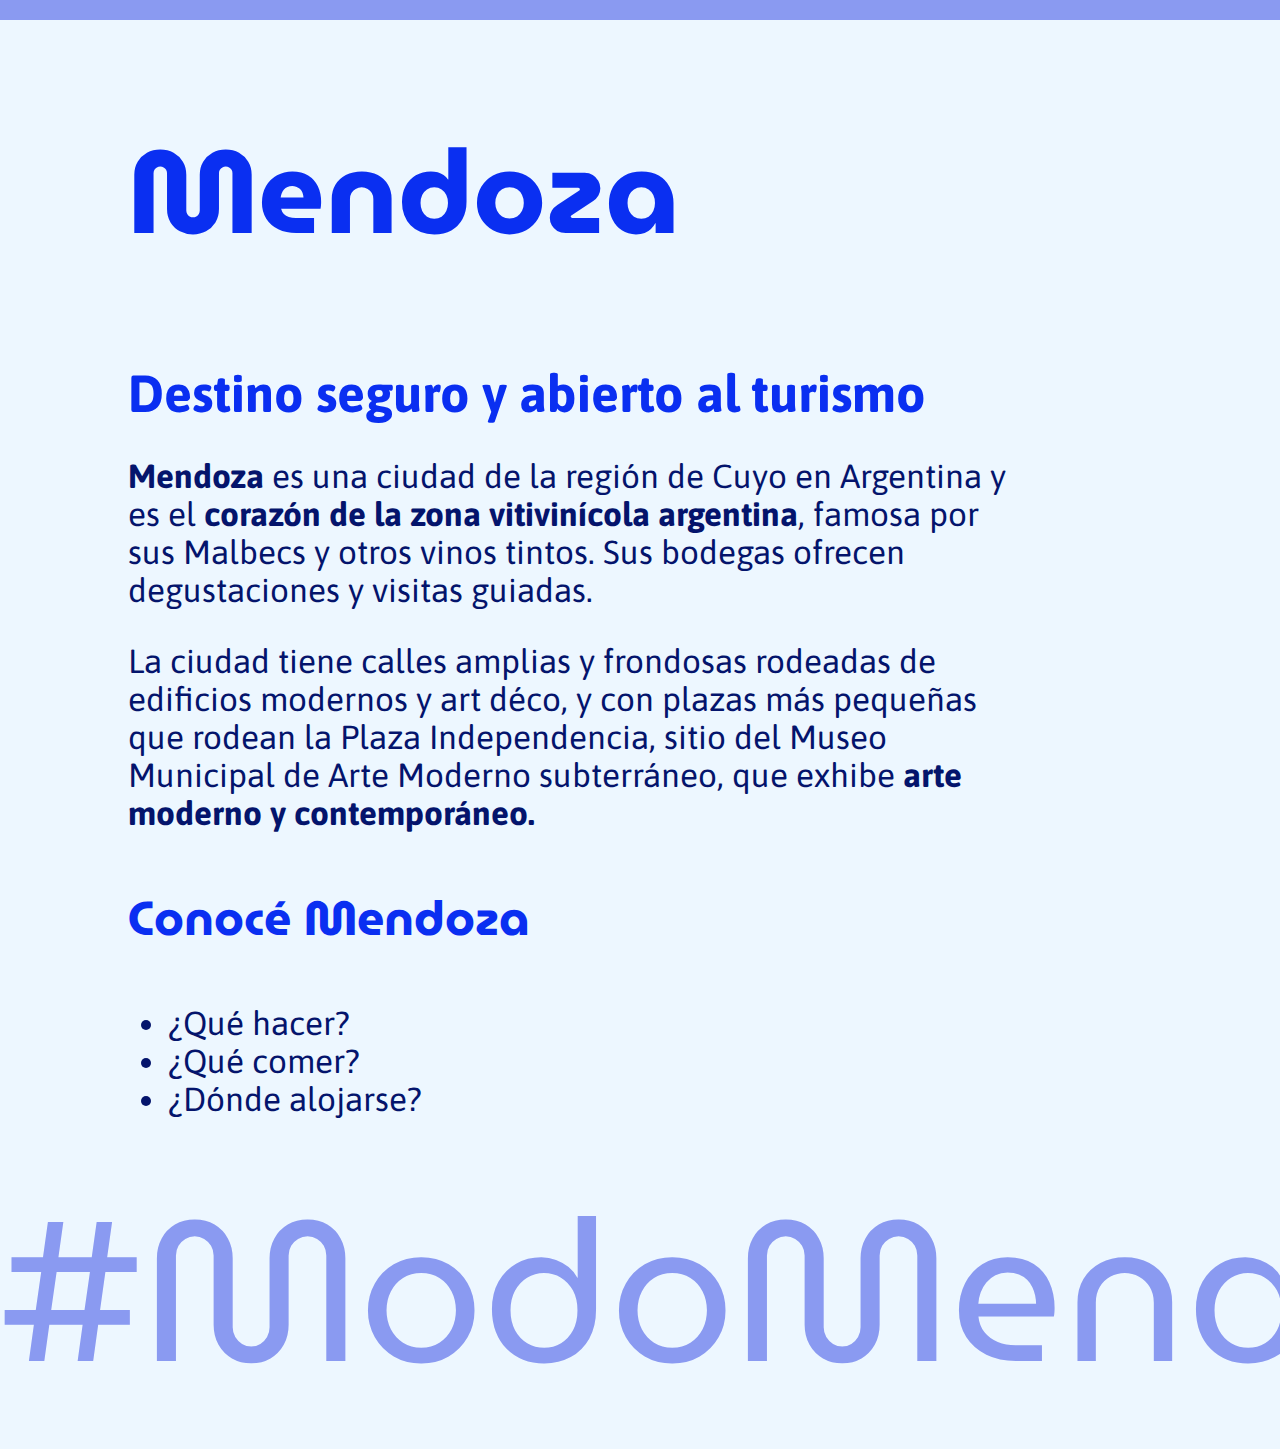
<file: Desafio-1/Ejercicio-1/index.html>
<!DOCTYPE html>
<html lang="en">
<head>
    <meta charset="UTF-8">
    <meta http-equiv="X-UA-Compatible" content="IE=edge">
    <meta name="viewport" content="width=device-width, initial-scale=1.0">

    <link rel="stylesheet" href="css/style.css">

    <title>Laboratorio 1</title>
</head>
<body>
    <main>
        <h1>Mendoza</h1>
        <h2>Destino seguro y abierto al turismo</h2>
        <p><strong>Mendoza</strong> es una ciudad de la región de Cuyo en Argentina y es el <strong>corazón de la zona vitivinícola argentina</strong>, famosa por sus Malbecs y otros vinos tintos. Sus bodegas ofrecen degustaciones y visitas guiadas.</p>
        <p>La ciudad tiene calles amplias y frondosas rodeadas de edificios modernos y art déco, y con plazas más pequeñas que rodean la Plaza Independencia, sitio del Museo Municipal de Arte Moderno subterráneo, que exhibe <strong>arte moderno y contemporáneo.</strong></p>

        <article>
        <h3>Conocé Mendoza</h3>
        <ul>
            <li>¿Qué hacer?</li>
            <li>¿Qué comer?</li>
            <li>¿Dónde alojarse?</li>
        </ul>
        </article>
    </main>

    <footer>
        <p>#ModoMendoza</p>
    </footer>

    
</body>
</html>
</file>
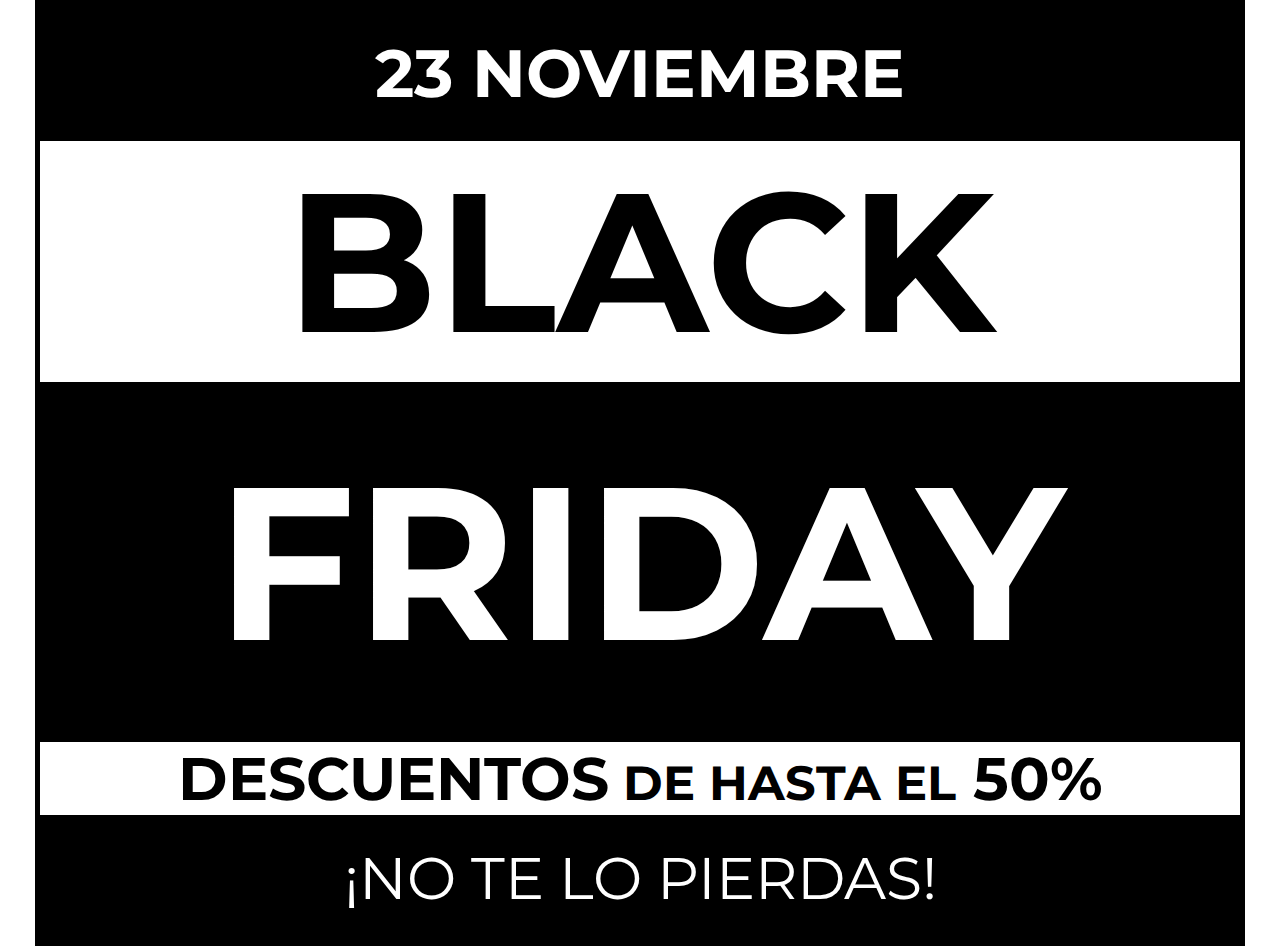
<file: Desafio-1/Ejercicio-2/index.html>
<!DOCTYPE html>
<html lang="en">
<head>
    <meta charset="UTF-8">
    <meta http-equiv="X-UA-Compatible" content="IE=edge">
    <meta name="viewport" content="width=device-width, initial-scale=1.0">

    <link rel="stylesheet" href="css/style.css">

    <title>Laboratorio 2</title>
</head>
<body>
    <main>
        <h1>23 NOVIEMBRE</h1>
        <ul>
            <li>BLACK</li>
            <li>FRIDAY</li>
        </ul>
        <h2>DESCUENTOS<span> DE HASTA EL</span> 50%</h2>
        
        <p>¡NO TE LO PIERDAS!</p>
    </main>
</body>
</html>
</file>
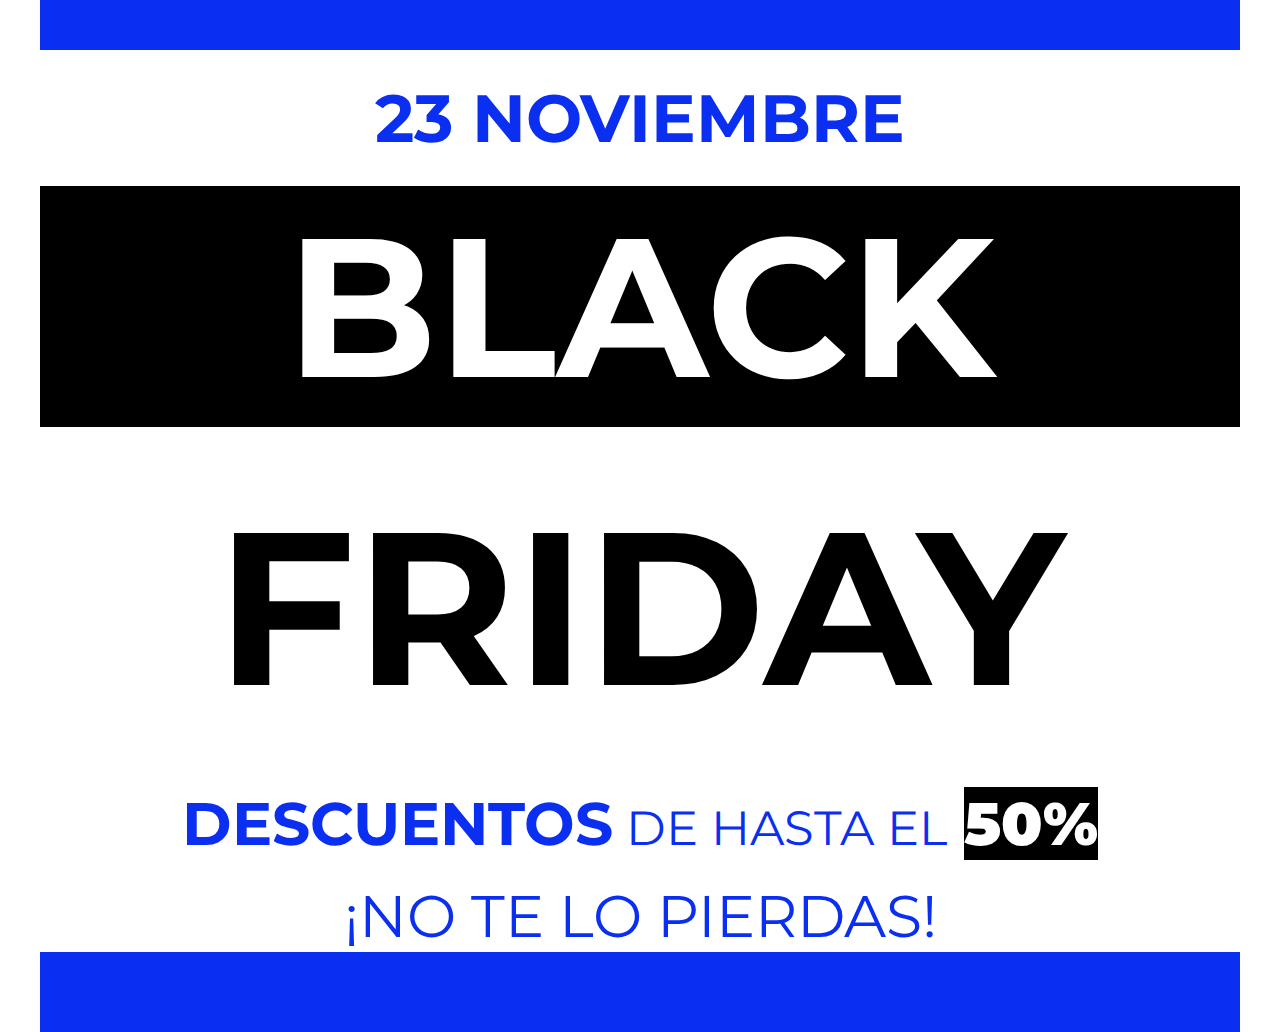
<file: Desafio-1/Ejercicio-3/index.html>
<!DOCTYPE html>
<html lang="en">
<head>
    <meta charset="UTF-8">
    <meta http-equiv="X-UA-Compatible" content="IE=edge">
    <meta name="viewport" content="width=device-width, initial-scale=1.0">

    <link rel="stylesheet" href="css/style.css">

    <title>Laboratorio 2</title>
</head>
<body>
    <main>
        <h1>23 NOVIEMBRE</h1>
        <ul>
            <li>BLACK</li>
            <li>FRIDAY</li>
        </ul>
        <h2>DESCUENTOS<span> DE HASTA EL</span> <strong> 50%</strong></h2>
        
        <p>¡NO TE LO PIERDAS!</p>
    </main>
</body>
</html>
</file>
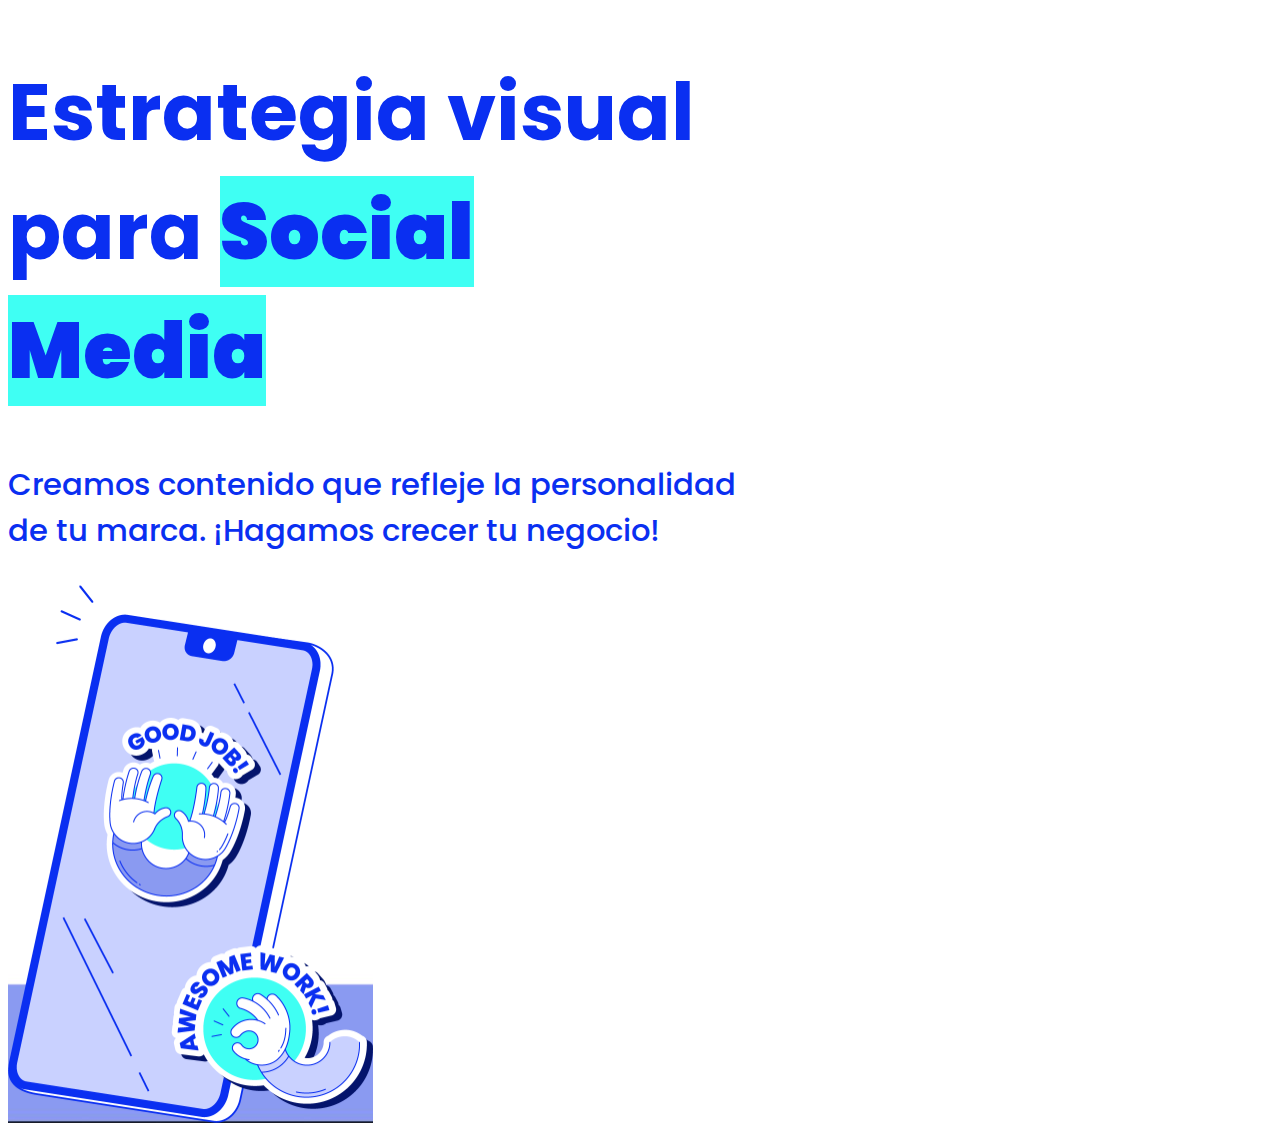
<file: desafio-2/ejercicio-1/index.html>
<!DOCTYPE html>
<html lang="en">
<head>
    <meta charset="UTF-8">
    <meta http-equiv="X-UA-Compatible" content="IE=edge">
    <meta name="viewport" content="width=device-width, initial-scale=1.0">

    <link rel="stylesheet" href="css/style.css">

    <title>Laboratorio-1</title>
</head>
<body>
    <main>
        <h1>Estrategia visual para <strong>Social Media</strong></h1>
        <p>Creamos contenido que refleje la personalidad de tu marca. ¡Hagamos crecer tu negocio!</p>
        <img src="img/celu.png" alt="celu">

    </main>
</body>
</html>
</file>
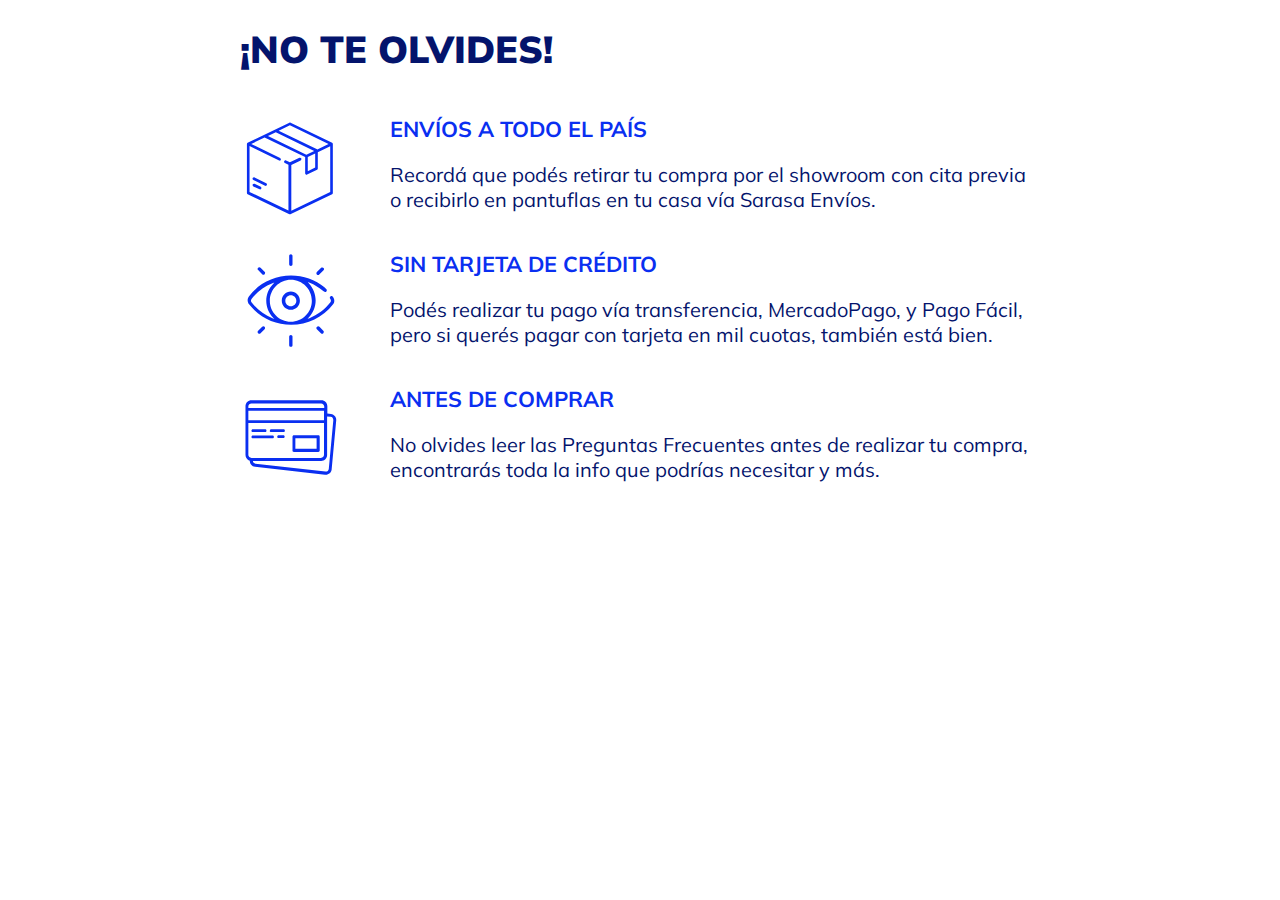
<file: desafio-3/Ejercicio 1/index.html>
<!DOCTYPE html>
<html lang="en">
<head>
    <meta charset="UTF-8">
    <meta http-equiv="X-UA-Compatible" content="IE=edge">
    <meta name="viewport" content="width=device-width, initial-scale=1.0">

    <link rel="stylesheet" href="css/style.css">

    <title>Desafio 1</title>
</head>
<body>
    <main>
        <section>
            <h1>¡NO TE OLVIDES!</h1>
            <article>
                <img src="img/icono-caja-01.svg" alt="icono caja">
                <div>
                    <h2>ENVÍOS A TODO EL PAÍS</h2>
                    <p>Recordá que podés retirar tu compra por el showroom con cita previa o recibirlo en pantuflas en tu casa vía Sarasa Envíos.</p>
                </div>
            </article>
            <article>
                <img src="img/icono-ojo-01.svg" alt="icono ojo">
                <div>
                    <h2>SIN TARJETA DE CRÉDITO</h2>
                    <p>Podés realizar tu pago vía transferencia, MercadoPago, y Pago Fácil, pero si querés pagar con tarjeta en mil cuotas, también está bien.</p>
                </div>
            </article>
            <article>
                <img src="img/icono-tarjeta-01.svg" alt="icono tarjeta">
                <div>
                    <h2>ANTES DE COMPRAR</h2>
                    <p>No olvides leer las Preguntas Frecuentes antes de realizar tu compra, encontrarás toda la info que podrías necesitar y más.</p>
                </div>
            </article>
            
        </section>
    </main>
</body>
</html>
</file>
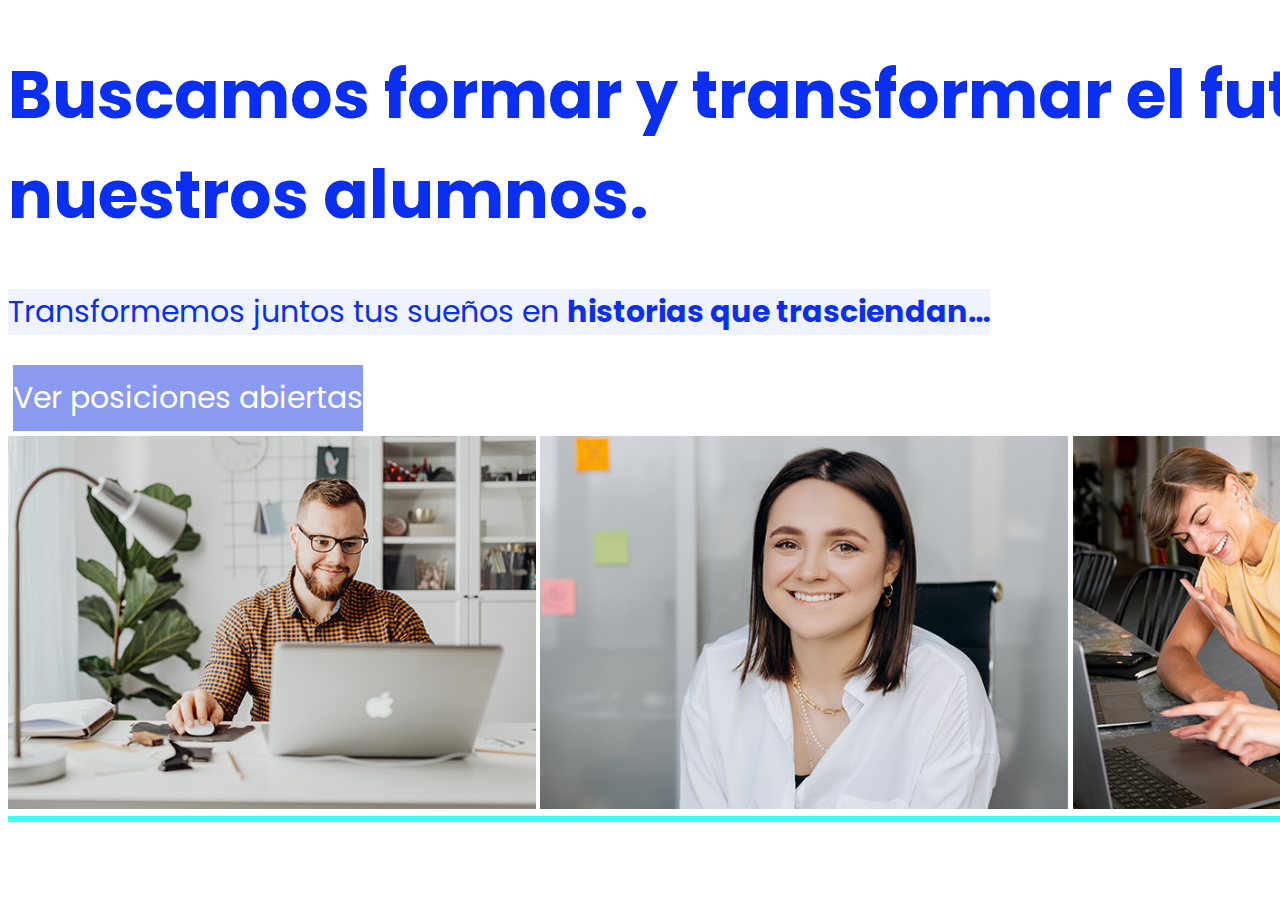
<file: desafio-3/Ejercicio 2/index.html>
<!DOCTYPE html>
<html lang="en">
<head>
    <meta charset="UTF-8">
    <meta http-equiv="X-UA-Compatible" content="IE=edge">
    <meta name="viewport" content="width=device-width, initial-scale=1.0">

    <link rel="stylesheet" href="css/style.css">

    <title>Desafio 2</title>
</head>
<body>
    <main>
        <h1>Buscamos formar y transformar el futuro de nuestros alumnos.</h1>
        <p>Transformemos juntos tus sueños en <strong>historias que trasciendan…</strong></p>
        <h2>Ver posiciones abiertas</h2>
        <div>
            <img src="img/M3-2-img1.png" alt="imagen 1">
            <img src="img/M3-2-img2.png" alt="imagen 2">
            <img src="img/M3-2-img3.png" alt="imagen 3">
        </div>
    </main>
</body>
</html>
</file>
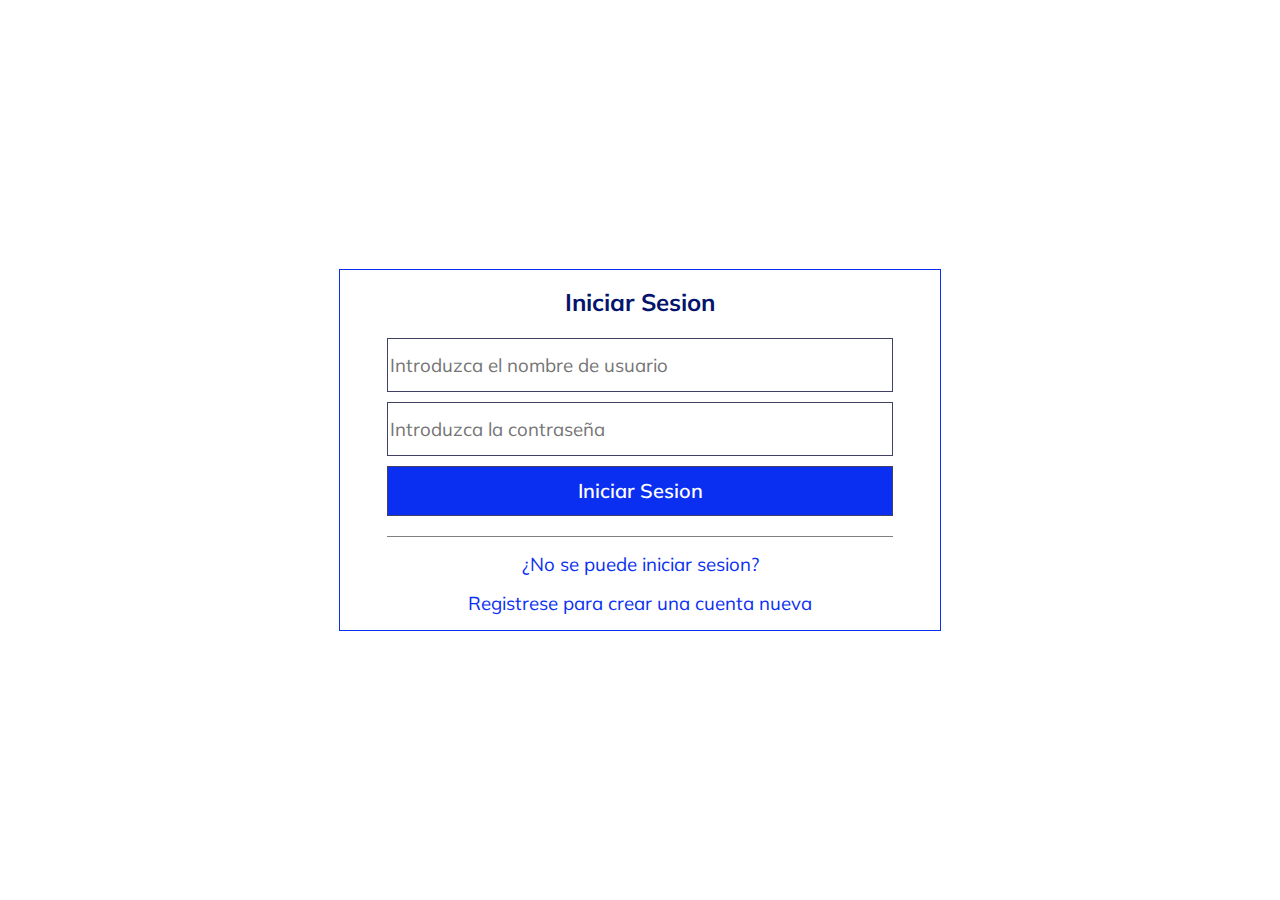
<file: desafio-3/Ejercicio 3/index.html>
<!DOCTYPE html>
<html lang="en">
<head>
    <meta charset="UTF-8">
    <meta http-equiv="X-UA-Compatible" content="IE=edge">
    <meta name="viewport" content="width=device-width, initial-scale=1.0">

    <link rel="stylesheet" href="css/style.css">

    <title>desafio 3</title>
</head>
<body>
    <main>
        <h1>Iniciar Sesion</h1>
        <form action="">
            <label for="">
                <input type="text" placeholder="Introduzca el nombre de usuario">
            </label>
            <label for="">
                <input type="password" placeholder="Introduzca la contraseña">
            </label>
            <input type="submit" value="Iniciar Sesion">
        </form>
        <a href="#">¿No se puede iniciar sesion?</a>
        <a href="#">Registrese para crear una cuenta nueva</a>
    </main>
</body>
</html>
</file>
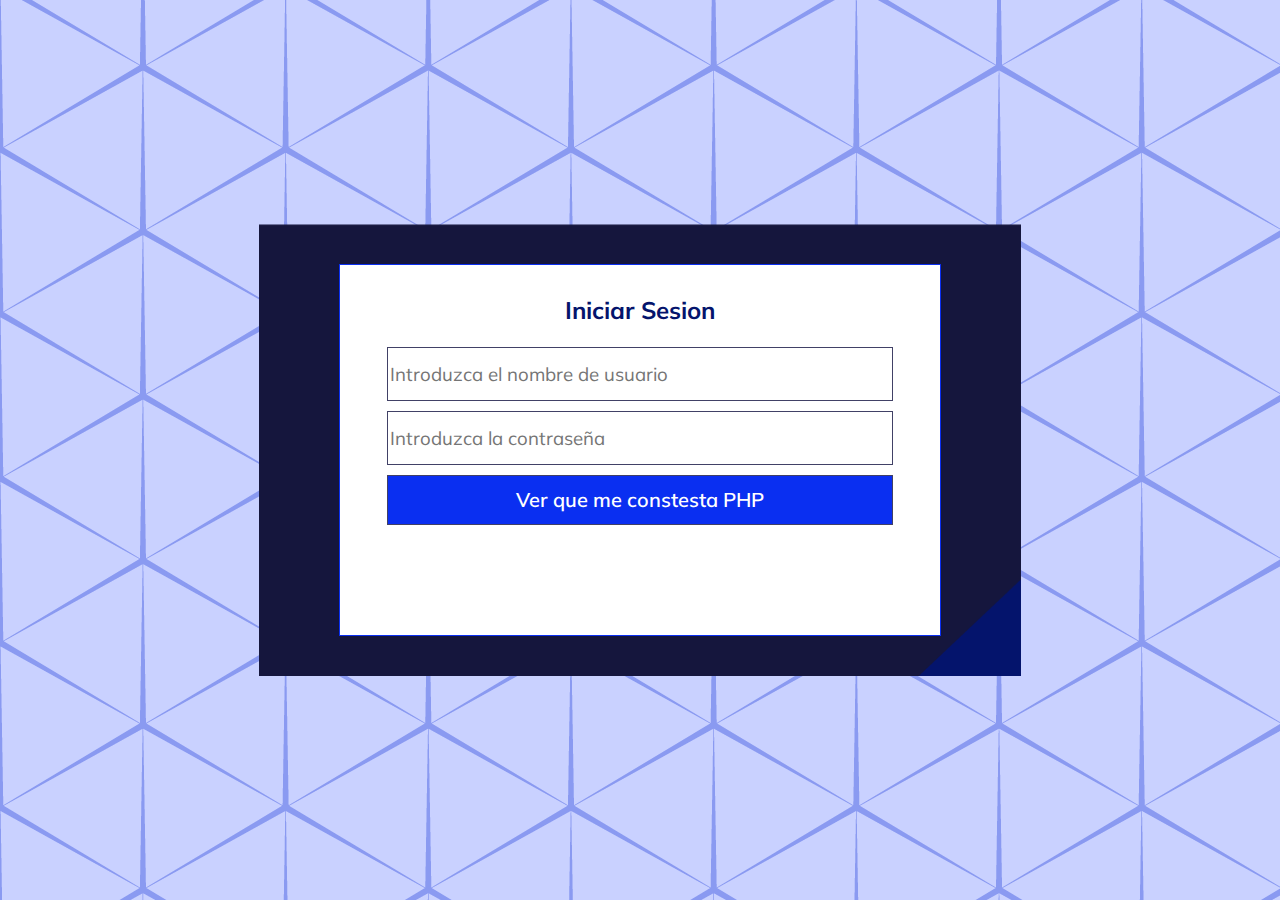
<file: desafio-4/ejercicio 1/index.html>
<!DOCTYPE html>
<html lang="en">
<head>
    <meta charset="UTF-8">
    <meta http-equiv="X-UA-Compatible" content="IE=edge">
    <meta name="viewport" content="width=device-width, initial-scale=1.0">

    <link rel="stylesheet" href="css/style.css">

    <title>desafio 3</title>
</head>
<body>
    <main>
        <div id="fondo-form">
            <h1>Iniciar Sesion</h1>
            <form action="">
                <label for="">
                    <input type="text" placeholder="Introduzca el nombre de usuario">
                </label>
                <label for="">
                    <input type="password" placeholder="Introduzca la contraseña">
                </label>
                <input type="submit" value="Ver que me constesta PHP">
            </form>

        </div>
    </main>
</body>
</html>
</file>
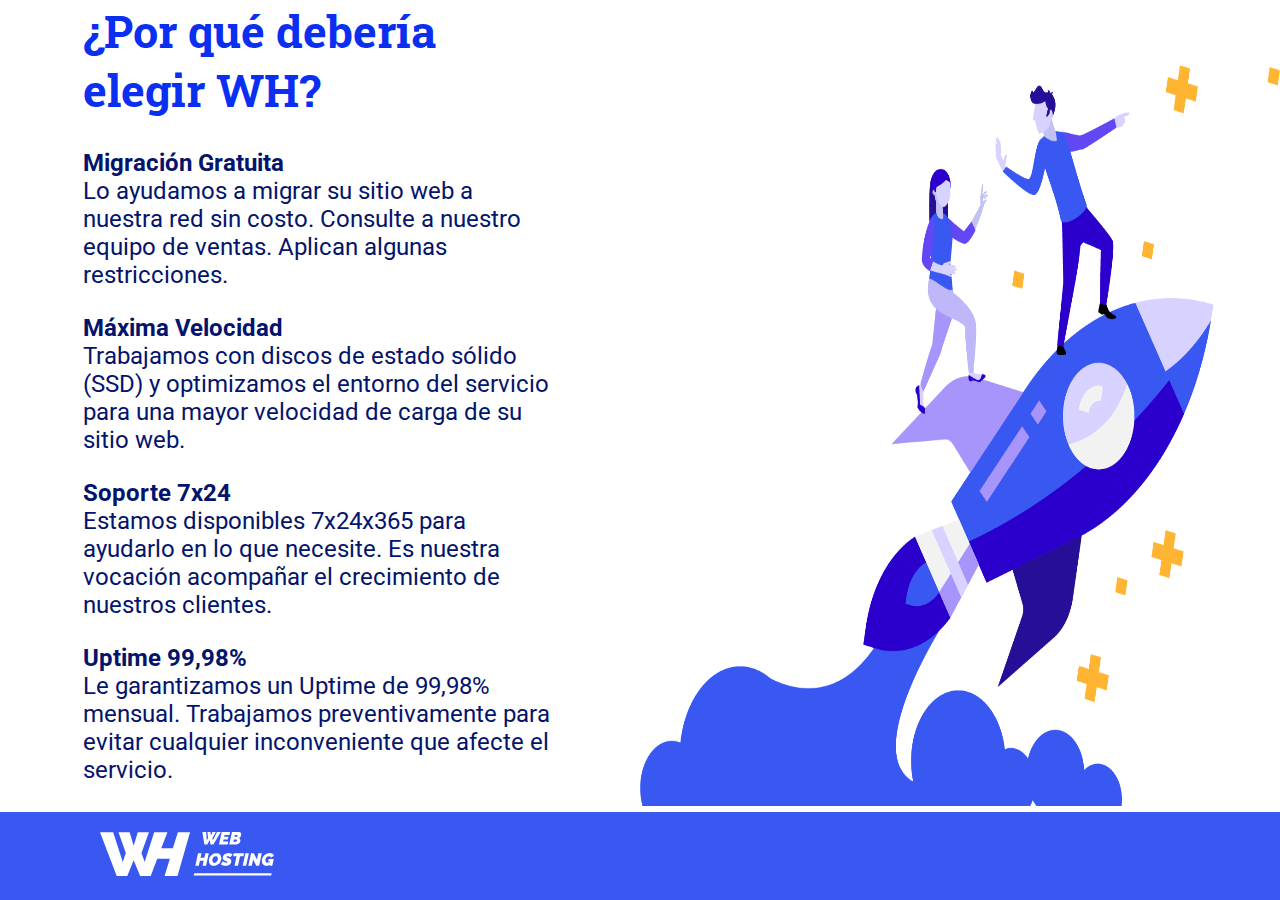
<file: desafio-5/ejercicio 3/index.html>
<!DOCTYPE html>
<html lang="en">
<head>
    <meta charset="UTF-8">
    <meta http-equiv="X-UA-Compatible" content="IE=edge">
    <meta name="viewport" content="width=device-width, initial-scale=1.0">

    <link rel="stylesheet" href="css/style.css">

    <title>Desafio 3</title>
</head>
<body>
    <main>
        <section>
            <h1>¿Por qué debería elegir WH?</h1>

            <h2>Migración Gratuita</h2>
            <p>Lo ayudamos a migrar su sitio web a nuestra red sin costo. Consulte a nuestro equipo de ventas. Aplican algunas restricciones.</p>

            <h2>Máxima Velocidad</h2>
            <p>Trabajamos con discos de estado sólido (SSD) y optimizamos el entorno del servicio para una mayor velocidad de carga de su sitio web.</p>

            <h2>Soporte 7x24</h2>
            <p>Estamos disponibles 7x24x365 para ayudarlo en lo que necesite. Es nuestra vocación acompañar el crecimiento de nuestros clientes.</p>

            <h2>Uptime 99,98%</h2>
            <p>Le garantizamos un Uptime de 99,98% mensual. Trabajamos preventivamente para evitar cualquier inconveniente que afecte el servicio.</p>
        </section>

        <img src="img/M5-Desafio3-img.png" alt="M5-Desafio3-img">

    </main>

    <footer>
        <img src="img/M5-logo-blanco.svg" alt="M5-logo-blanco">
    </footer>
</body>
</html>
</file>
<file: Desafio-1/Ejercicio-1/css/style.css>
@import url('https://fonts.googleapis.com/css2?family=Asap:wght@400;700&family=MuseoModerno:wght@700&display=swap%27');

body{
    background-color: #edf7ff;
    border-top: 20px solid #8a9af1;
    margin: 0;
    
    
}

main{
    width: 900px;
    margin-left:10%;
}

h1 {
    font-family: 'MuseoModerno';
    font-size: 117.33px;
    color: #0a2ff1;
    
}

h2 {
    font-family: 'Asap';
    font-size: 52px;
    color: #0a2ff1;
    margin: 0;
}

main > p {
    font-family: 'Asap';
    font-size: 33.33px;
    color: #04146c;
}

article > h3 {
    font-family: 'MuseoModerno';
    font-size: 48px;
    font-weight: bold;
    color: #0a2ff1;
}

article > ul > li {
    font-family: 'Asap';
    font-size: 33.33px;
    color: #04146c;
}

footer > p {
    font-family: 'MuseoModerno';
    font-size: 198.66px;
    color: #8a9af1;
    margin: 0;
}
</file>
<file: Desafio-1/Ejercicio-2/css/style.css>
@import url('https://fonts.googleapis.com/css2?family=Montserrat:wght@600;900&display=swap');

* {
    padding: 0;
    margin: 0 auto;
}

body{
    font-family: 'Montserrat', sans-serif;
    text-align: center;
    align-items: center;
    
}

main {
    max-width: 1200px;
    margin: auto;
    border: 5px solid black;
}

main > h1 {
    font-size: 66.66px;
    font-weight: bold;
    background-color: black;
    color: white;
    padding: 3vh;
}

ul {
    list-style-type: none;
}

ul > li:first-child{
    font-weight: bold;
    font-size: 197.33px ;
}

ul > li:last-child {
    font-size:217.33px ;
    font-weight: bold;
    color: white;
    background-color: black;
    padding: 5.3vh;
}

h2 {
    font-size:60px ;
    font-weight: bold;
}

h2 > span {
    font-size:48px ;
}

p {
    font-size: 58.66px;
    color: white;
    background-color: black;
    padding: 3vh;
}
</file>
<file: Desafio-1/Ejercicio-3/css/style.css>
@import url('https://fonts.googleapis.com/css2?family=Montserrat:wght@600;900&display=swap');

* {
    padding: 0;
    margin: 0 auto;
}

body{
    font-family: 'Montserrat', sans-serif;
    text-align: center;
    align-items: center;
    
}

main {
    max-width: 1200px;
    margin: auto;
    border-top: 50px solid #0a2ff1;
}

main > h1 {
    font-size: 66.66px;
    font-weight: bold;
    color: #0a2ff1;
    padding: 3vh;
}

ul {
    list-style-type: none;
}

ul > li:first-child{
    font-weight: bold;
    color: white;
    background-color: black;
    font-size: 197.33px ;
}

ul > li:last-child {
    font-size:217.33px ;
    font-weight: bold;
    padding: 5.3vh;
}

h2 {
    font-size:60px ;
    color: #0a2ff1;
    font-weight: bold;
}

h2 > span {
    font-weight: lighter;
    font-size:48px ;
}

h2 > strong {
    color: white;
    font-weight: 60px;
    background-color: black;
}

p {
    font-size: 58.66px;
    color: #0a2ff1;
    border-bottom: 80px solid #0a2ff1;
    margin-top: 20px;
}
</file>
<file: desafio-2/ejercicio-1/css/style.css>
@import url('https://fonts.googleapis.com/css2?family=Poppins:wght@500;700&display=swap');

* {
    font-family: 'Poppins', sans-serif;
}

main {
    width: 729px;
}

main > h1 {
    font-size: 78.66px;
    font-weight: 700;
    color: #0a2ff1;
}

main > h1 > strong {
    background-color: #3ffff3;
}

main > p {
    font-size: 30.66px;
    font-weight: 500;
    color: #0a2ff1;
}

main > img {
    background-image: url('../img/fondo.JPG');
    background-size:contain;
    width: 50%;
    
}
</file>
<file: desafio-3/Ejercicio 1/css/style.css>
@import url('https://fonts.googleapis.com/css2?family=Mulish:wght@400;700;900&display=swap');

* {
    font-family: 'Mulish', sans-serif;
    box-sizing: border-box;
}

main {
    width: 800px;
    margin: auto;
}

img {
    width: 100px;
}

h1 {
    font-size: 37.48px;
    font-weight: 900;
    color: #04146c;
}

h2 {
    font-size: 21.56px;
    font-weight: 700;
    color: #0a2ff1;
}

p {
    font-size: 19.97px;
    font-weight: 400;
    color: #04146c;
}

article {
    display: flex;
    gap: 50px;
}
</file>
<file: desafio-3/Ejercicio 2/css/style.css>
@import url('https://fonts.googleapis.com/css2?family=Poppins:wght@400;700&display=swap');

* {
    font-family: 'Poppins', sans-serif;
    box-sizing: border-box;
}

body {
    width: 1600px;
}

img {
    width: 30%;
    
}

div {
    border-bottom: 6px solid #3ffff3;
    width: max-content;
}

h1 {
    font-size: 66.66px;
    font-weight: 700;
    color: #0a2ff1;
}

p {
    font-size: 30.06px;
    font-weight: 400;
    color: #0a2ff1;
    background-color: #eff2ff;
    width: max-content;
}

p > strong {
    font-weight: 700;
}

h2 {
    font-size: 30.06px;
    font-weight: 400;
    color: white;
    background-color: #8a9af1;
    width: max-content;
    padding: 10px 0;
    margin: 5px;
}
</file>
<file: desafio-3/Ejercicio 3/css/style.css>
@import url('https://fonts.googleapis.com/css2?family=Mulish:wght@400;600;700&display=swap');

*{
    font-family: 'Mulish', sans-serif;
}

body {
    margin: 0;
    height: 100vh;
    display: flex;
}

main {
    border: 1px solid #0a2ff1;
    width: 600px;
    text-align: center;
    margin: auto;
}

h1 {
    font-size: 24px;
    font-weight: 700;
    color: #04146c;
}

input {
    width: 500px;
    height: 50px;
    font-size: 18.66px;
    font-weight: 400;
    border: 1px solid #414166;
    margin: 5px 0;
}

form {
    width: 506.48px;
    margin: auto;
    border-bottom: 1px solid gray;
    align-items: center;

}

form > input:last-child {
    width: 506.48px;
    font-size: 20px;
    font-weight: 600;
    color: white;
    background-color: #0a2ff1;
    margin-bottom: 20px;
}

a {
    font-size: 18.66px;
    font-weight: 400;
    color: #0a2ff1;
    text-decoration: none;
    display: flex;
    flex-direction: column;
    justify-content: center;
    margin: 15px 0;
}
</file>
<file: desafio-4/ejercicio 1/css/style.css>
@import url('https://fonts.googleapis.com/css2?family=Mulish:wght@400;600;700&display=swap');

*{
    font-family: 'Mulish', sans-serif;
}

body {
    margin: 0;
    height: 100vh;
    display: flex;
    justify-content: center;
    align-items: center;
    background-image: url('../img/M4-desafio1-fondo.png') ;
}

main {
    background-image: url('../img/M4-desafio1-fondo-form.png');
    padding: 40px 80px;
}

#fondo-form {
    border: 1px solid #0a2ff1;
    width: 600px;
    text-align: center;
    margin: auto;
    background-color: white;
}



h1 {
    font-size: 24px;
    font-weight: 700;
    color: #04146c;
    margin-top: 30px;
}

input {
    width: 500px;
    height: 50px;
    font-size: 18.66px;
    font-weight: 400;
    border: 1px solid #414166;
    margin: 5px 0;
}

form {
    width: 506.48px;
    margin: 0 auto 90px auto;
    align-items: center;

}

form > input:last-child {
    width: 506.48px;
    font-size: 20px;
    font-weight: 600;
    color: white;
    background-color: #0a2ff1;
    margin-bottom: 20px;
}
</file>
<file: desafio-5/ejercicio 3/css/style.css>
@import url('https://fonts.googleapis.com/css2?family=Roboto+Slab:wght@700&family=Roboto:wght@400;700&display=swap');

* {
    margin: 0;
    padding: 0;
    box-sizing: border-box;
}

body {
    width: 100vw;
}

main {
    display: flex;
    height: 90vh;
}

main > img {
    width: 50%;
    height: 800px;
    margin-bottom: -55px; /* El margin negativo es mala practica. la imagen tiene un espacio abajo */
    align-self:flex-end

}

section {
    margin: auto;
    width: 37vw;
}

h1 {
    font-family: 'Roboto Slab';
    font-size: 45.33px;
    font-weight: 700;
    color: #0a2ff1;
    margin-bottom: 30px;
}

h2,p {
    font-family: 'Roboto';
    font-size: 24px;
    font-weight: 700;
    color: #04146c;
}

p {
    font-weight: 400;
    margin-bottom: 25px;
}

/* footer */

footer {
    background-color: #3957f1;
    position: absolute;
    padding: 20px 20px 20px 100px;
    bottom: 0;
    left: 0;
    right: 0;
}

footer > img {
    width: 15%;
}
</file>
